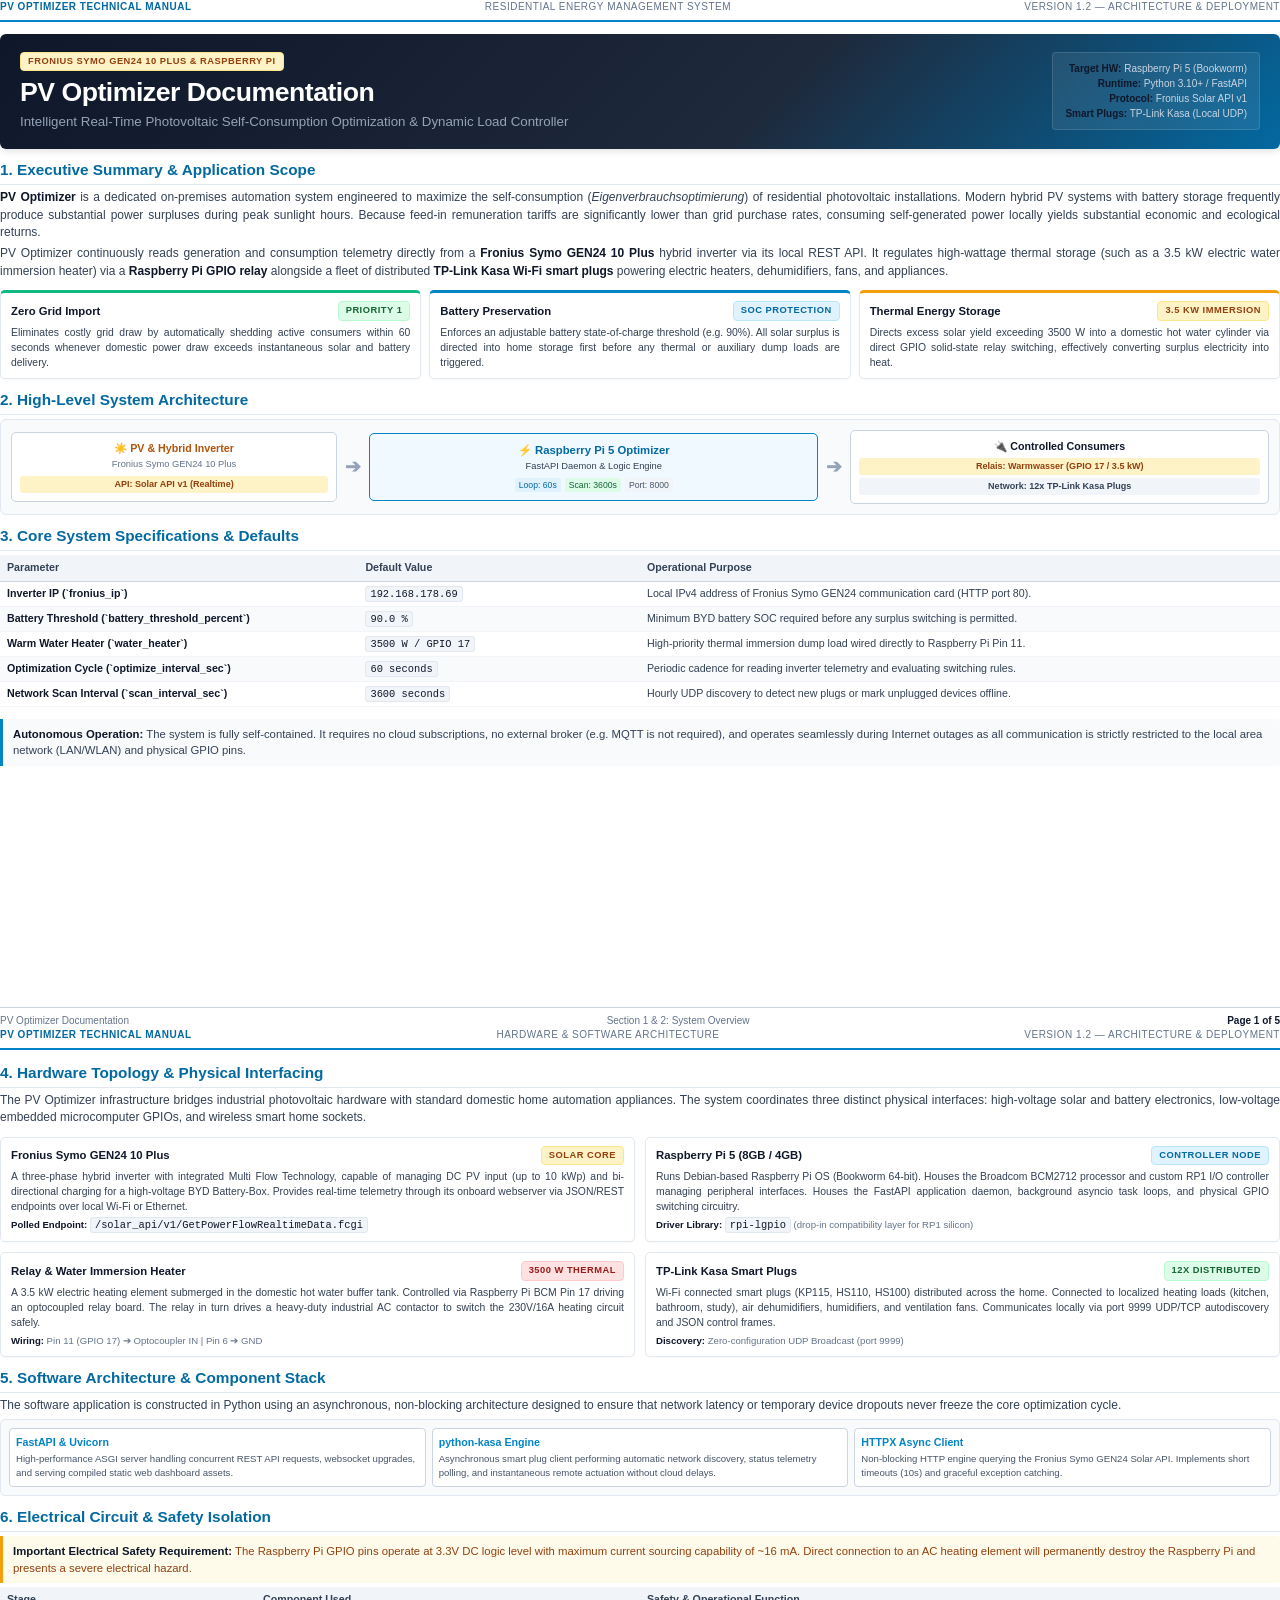
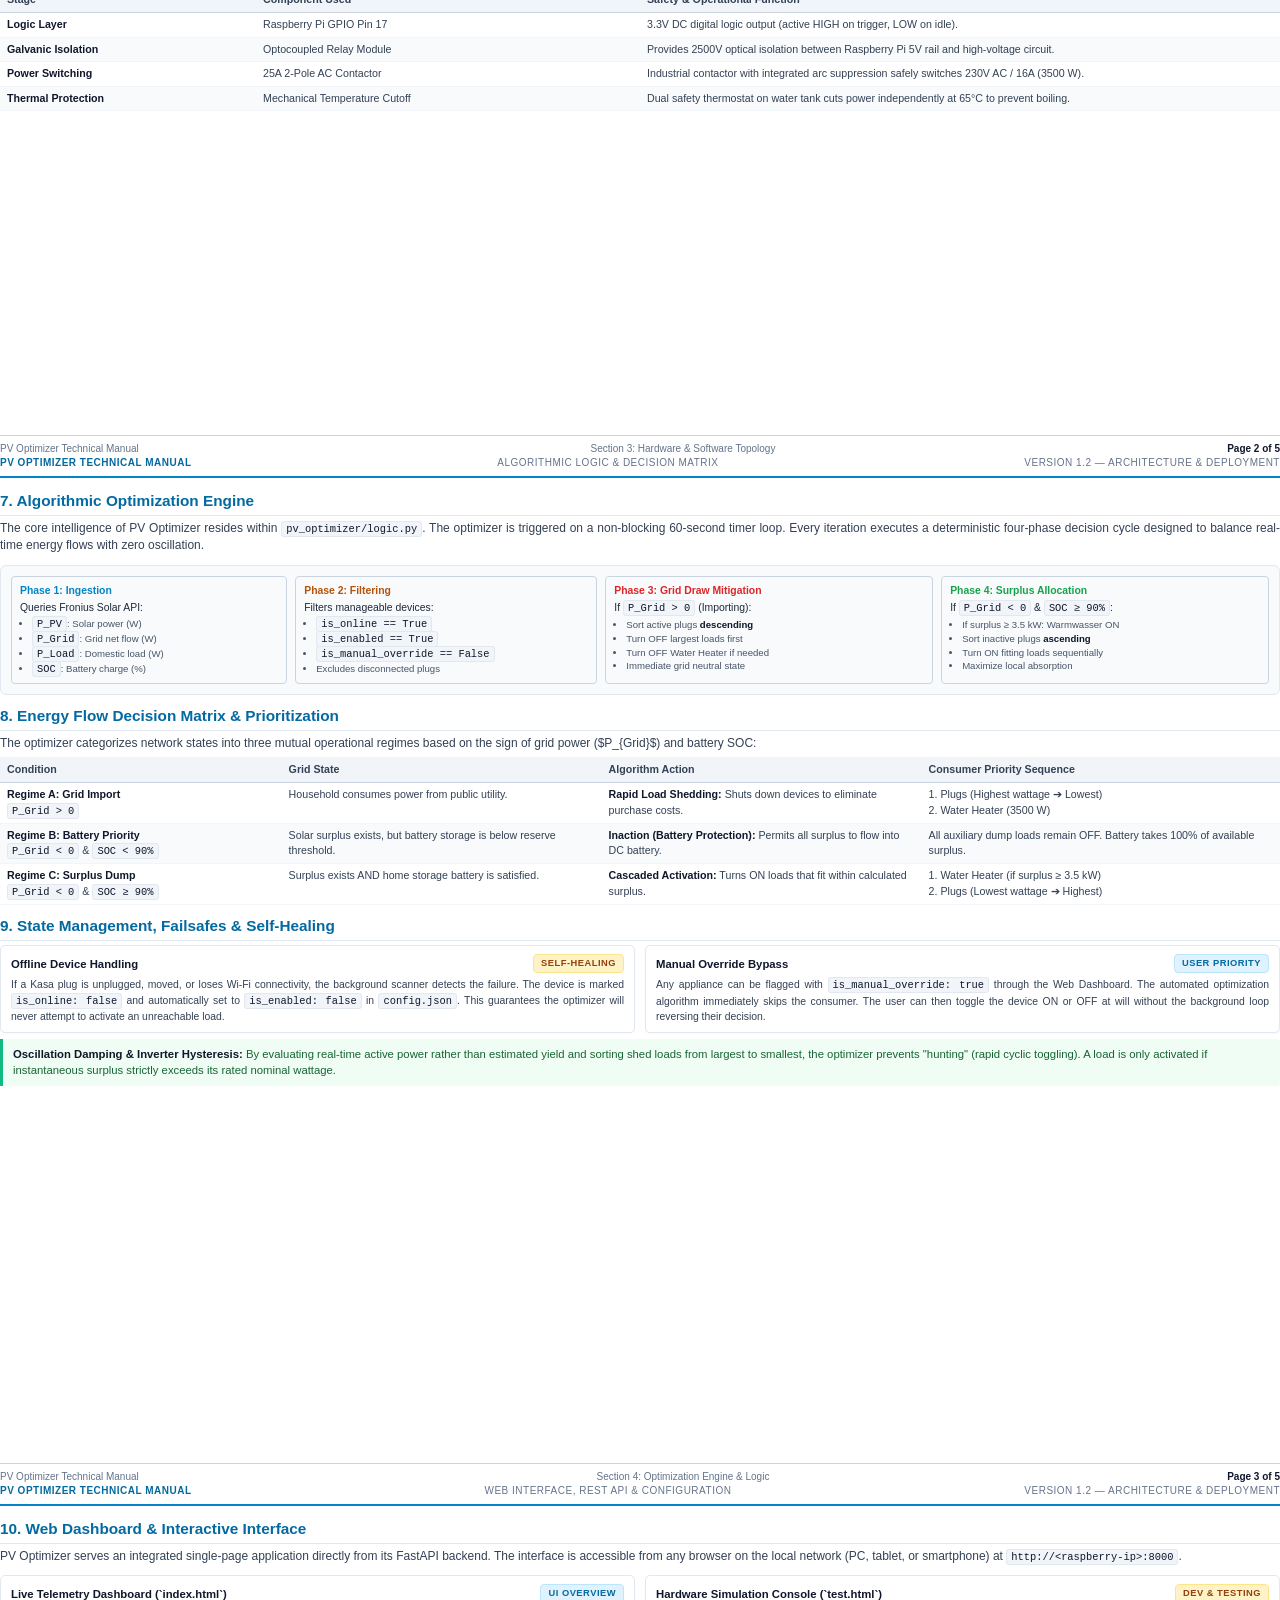
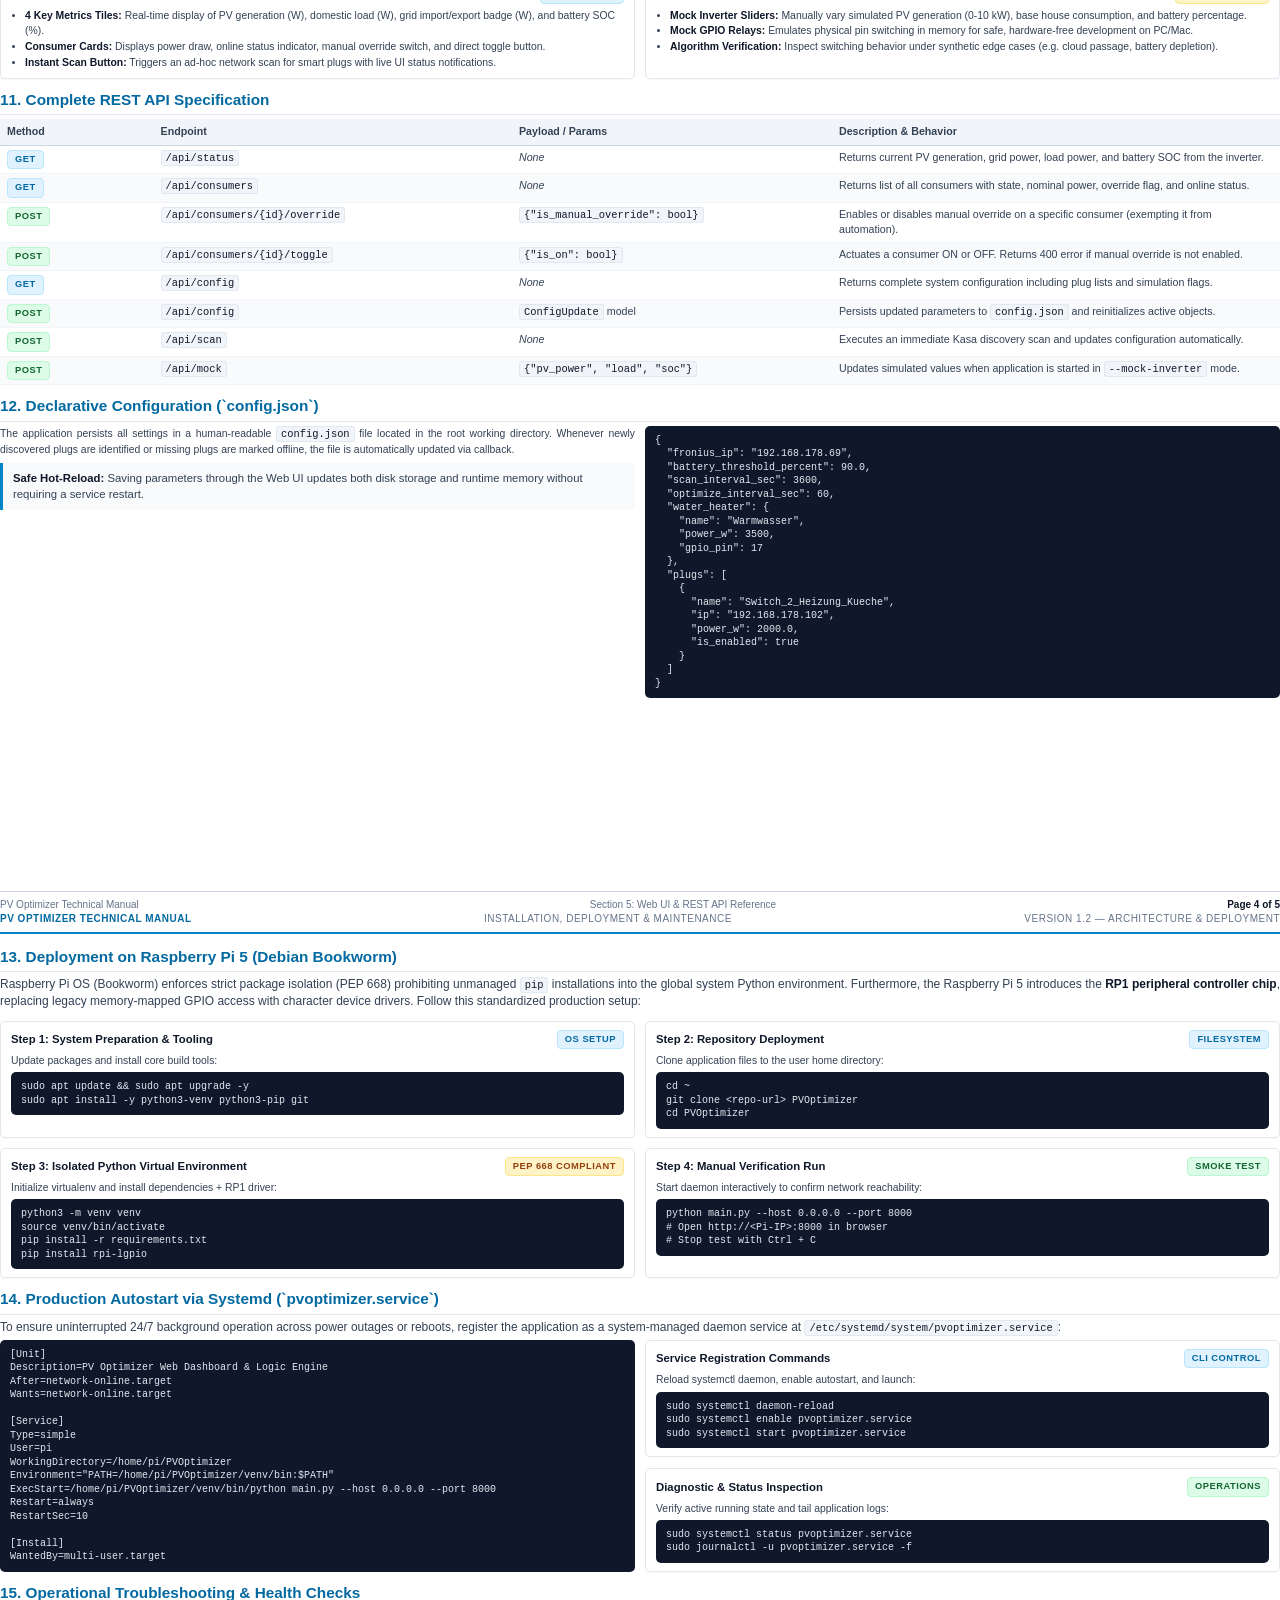
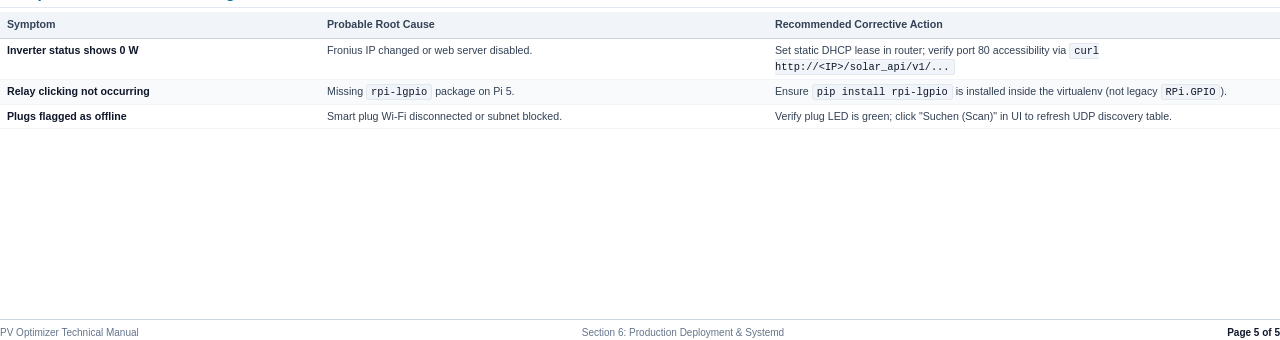
<file: documentation_src.html>
<!DOCTYPE html>
<html lang="en">
<head>
<meta charset="UTF-8">
<title>PV Optimizer — Technical Documentation</title>
<style>
    @page {
        size: A4 portrait;
        margin: 12mm 15mm 12mm 15mm;
    }

    * {
        box-sizing: border-box;
        margin: 0;
        padding: 0;
        -webkit-print-color-adjust: exact;
        print-color-adjust: exact;
    }

    body {
        font-family: -apple-system, BlinkMacSystemFont, "Segoe UI", Roboto, Helvetica, Arial, sans-serif;
        color: #1e293b;
        background-color: #ffffff;
        font-size: 9pt;
        line-height: 1.45;
    }

    /* Page container setup: 297mm - 24mm = 273mm available */
    .page {
        width: 100%;
        height: 272mm;
        max-height: 272mm;
        page-break-after: always;
        overflow: hidden;
        display: flex;
        flex-direction: column;
        justify-content: space-between;
        position: relative;
    }

    .page:last-child {
        page-break-after: avoid;
    }

    .header-bar {
        display: flex;
        justify-content: space-between;
        align-items: center;
        border-bottom: 2px solid #0284c7;
        padding-bottom: 5px;
        margin-bottom: 12px;
        font-size: 7.5pt;
        color: #64748b;
        text-transform: uppercase;
        letter-spacing: 0.5px;
    }

    .header-bar .doc-tag {
        font-weight: 700;
        color: #0369a1;
    }

    .footer-bar {
        display: flex;
        justify-content: space-between;
        align-items: center;
        border-top: 1px solid #cbd5e1;
        padding-top: 6px;
        margin-top: 8px;
        font-size: 7.5pt;
        color: #64748b;
    }

    .footer-bar .page-num {
        font-weight: 600;
        color: #0f172a;
    }

    .content-body {
        flex: 1;
        display: flex;
        flex-direction: column;
        gap: 10px;
    }

    /* Typography */
    h1 {
        font-size: 20pt;
        font-weight: 800;
        color: #0f172a;
        line-height: 1.15;
        letter-spacing: -0.5px;
    }

    h2 {
        font-size: 11.5pt;
        font-weight: 700;
        color: #0369a1;
        border-bottom: 1px solid #e2e8f0;
        padding-bottom: 3px;
        margin-bottom: 4px;
        display: flex;
        align-items: center;
        gap: 6px;
    }

    h3 {
        font-size: 9.5pt;
        font-weight: 600;
        color: #1e293b;
        margin-top: 2px;
        margin-bottom: 2px;
    }

    p {
        color: #334155;
        text-align: justify;
    }

    strong {
        color: #0f172a;
    }

    /* Badges & Callouts */
    .badge {
        display: inline-block;
        padding: 2px 7px;
        border-radius: 4px;
        font-size: 7pt;
        font-weight: 700;
        text-transform: uppercase;
        letter-spacing: 0.5px;
    }

    .badge-blue { background-color: #e0f2fe; color: #0369a1; border: 1px solid #bae6fd; }
    .badge-amber { background-color: #fef3c7; color: #92400e; border: 1px solid #fde68a; }
    .badge-green { background-color: #dcfce7; color: #166534; border: 1px solid #bbf7d0; }
    .badge-red { background-color: #fee2e2; color: #991b1b; border: 1px solid #fecaca; }

    .callout {
        background-color: #f8fafc;
        border-left: 3.5px solid #0284c7;
        padding: 7px 10px;
        border-radius: 0 4px 4px 0;
        font-size: 8.5pt;
        color: #334155;
    }

    .callout.warning {
        background-color: #fffbeb;
        border-left-color: #f59e0b;
        color: #92400e;
    }

    .callout.success {
        background-color: #f0fdf4;
        border-left-color: #10b981;
        color: #166534;
    }

    /* Grid & Cards */
    .grid-2 {
        display: grid;
        grid-template-columns: 1fr 1fr;
        gap: 10px;
    }

    .grid-3 {
        display: grid;
        grid-template-columns: 1fr 1fr 1fr;
        gap: 8px;
    }

    .grid-4 {
        display: grid;
        grid-template-columns: 1fr 1fr 1fr 1fr;
        gap: 8px;
    }

    .card {
        background-color: #ffffff;
        border: 1px solid #e2e8f0;
        border-radius: 5px;
        padding: 8px 10px;
        box-shadow: 0 1px 2px rgba(0,0,0,0.03);
    }

    .card-header {
        font-size: 8.5pt;
        font-weight: 700;
        color: #0f172a;
        margin-bottom: 4px;
        display: flex;
        justify-content: space-between;
        align-items: center;
    }

    /* Tables */
    table {
        width: 100%;
        border-collapse: collapse;
        font-size: 8pt;
        margin-top: 4px;
    }

    th {
        background-color: #f1f5f9;
        color: #334155;
        text-align: left;
        padding: 5px 7px;
        font-weight: 700;
        border-bottom: 1.5px solid #cbd5e1;
    }

    td {
        padding: 4px 7px;
        border-bottom: 1px solid #f1f5f9;
        color: #334155;
        vertical-align: top;
    }

    tr:nth-child(even) td {
        background-color: #f8fafc;
    }

    code {
        font-family: Consolas, "SF Mono", Monaco, "Courier New", monospace;
        font-size: 7.8pt;
        background-color: #f1f5f9;
        color: #0f172a;
        padding: 1px 4px;
        border-radius: 3px;
        border: 1px solid #e2e8f0;
    }

    pre {
        font-family: Consolas, "SF Mono", Monaco, "Courier New", monospace;
        font-size: 7.5pt;
        background-color: #0f172a;
        color: #e2e8f0;
        padding: 8px 10px;
        border-radius: 5px;
        line-height: 1.35;
        overflow: hidden;
    }

    /* Diagram Styles */
    .flow-step {
        background: #f8fafc;
        border: 1px solid #cbd5e1;
        border-radius: 4px;
        padding: 6px 8px;
        font-size: 7.8pt;
        position: relative;
    }

    .flow-step.active-step {
        border-left: 3px solid #0284c7;
        background: #f0f9ff;
    }

    .flow-arrow {
        text-align: center;
        color: #94a3b8;
        font-size: 10pt;
        font-weight: bold;
        line-height: 1;
        margin: 1px 0;
    }
</style>
</head>
<body>

<!-- ================= PAGE 1 ================= -->
<div class="page">
    <div class="header-bar">
        <span class="doc-tag">PV Optimizer Technical Manual</span>
        <span>Residential Energy Management System</span>
        <span>Version 1.2 — Architecture &amp; Deployment</span>
    </div>

    <div class="content-body">
        <!-- Title Banner -->
        <div style="background: linear-gradient(135deg, #0f172a 0%, #1e293b 60%, #0369a1 100%); color: white; padding: 18px 20px; border-radius: 6px; box-shadow: 0 4px 6px -1px rgba(0,0,0,0.1);">
            <div style="display: flex; justify-content: space-between; align-items: flex-start;">
                <div>
                    <span class="badge badge-amber" style="margin-bottom: 6px; display: inline-block;">Fronius Symo GEN24 10 Plus &amp; Raspberry Pi</span>
                    <h1 style="color: white; margin-bottom: 4px;">PV Optimizer Documentation</h1>
                    <div style="font-size: 10pt; color: #94a3b8; font-weight: 500;">
                        Intelligent Real-Time Photovoltaic Self-Consumption Optimization &amp; Dynamic Load Controller
                    </div>
                </div>
                <div style="text-align: right; font-size: 7.5pt; color: #cbd5e1; line-height: 1.5; background: rgba(255,255,255,0.08); padding: 8px 12px; border-radius: 4px; border: 1px solid rgba(255,255,255,0.12);">
                    <div><strong>Target HW:</strong> Raspberry Pi 5 (Bookworm)</div>
                    <div><strong>Runtime:</strong> Python 3.10+ / FastAPI</div>
                    <div><strong>Protocol:</strong> Fronius Solar API v1</div>
                    <div><strong>Smart Plugs:</strong> TP-Link Kasa (Local UDP)</div>
                </div>
            </div>
        </div>

        <!-- Section 1: Executive Summary -->
        <div>
            <h2>1. Executive Summary &amp; Application Scope</h2>
            <p>
                <strong>PV Optimizer</strong> is a dedicated on-premises automation system engineered to maximize the self-consumption (<em>Eigenverbrauchsoptimierung</em>) of residential photovoltaic installations. Modern hybrid PV systems with battery storage frequently produce substantial power surpluses during peak sunlight hours. Because feed-in remuneration tariffs are significantly lower than grid purchase rates, consuming self-generated power locally yields substantial economic and ecological returns.
            </p>
            <p style="margin-top: 4px;">
                PV Optimizer continuously reads generation and consumption telemetry directly from a <strong>Fronius Symo GEN24 10 Plus</strong> hybrid inverter via its local REST API. It regulates high-wattage thermal storage (such as a 3.5 kW electric water immersion heater) via a <strong>Raspberry Pi GPIO relay</strong> alongside a fleet of distributed <strong>TP-Link Kasa Wi-Fi smart plugs</strong> powering electric heaters, dehumidifiers, fans, and appliances.
            </p>
        </div>

        <!-- Section 2: Key Operational Objectives -->
        <div class="grid-3">
            <div class="card" style="border-top: 3px solid #10b981;">
                <div class="card-header">
                    <span>Zero Grid Import</span>
                    <span class="badge badge-green">Priority 1</span>
                </div>
                <p style="font-size: 7.8pt;">
                    Eliminates costly grid draw by automatically shedding active consumers within 60 seconds whenever domestic power draw exceeds instantaneous solar and battery delivery.
                </p>
            </div>
            <div class="card" style="border-top: 3px solid #0284c7;">
                <div class="card-header">
                    <span>Battery Preservation</span>
                    <span class="badge badge-blue">SOC Protection</span>
                </div>
                <p style="font-size: 7.8pt;">
                    Enforces an adjustable battery state-of-charge threshold (e.g. 90%). All solar surplus is directed into home storage first before any thermal or auxiliary dump loads are triggered.
                </p>
            </div>
            <div class="card" style="border-top: 3px solid #f59e0b;">
                <div class="card-header">
                    <span>Thermal Energy Storage</span>
                    <span class="badge badge-amber">3.5 kW Immersion</span>
                </div>
                <p style="font-size: 7.8pt;">
                    Directs excess solar yield exceeding 3500 W into a domestic hot water cylinder via direct GPIO solid-state relay switching, effectively converting surplus electricity into heat.
                </p>
            </div>
        </div>

        <!-- Section 3: High-Level System Architecture Diagram -->
        <div>
            <h2>2. High-Level System Architecture</h2>
            <div style="background: #f8fafc; border: 1px solid #e2e8f0; border-radius: 6px; padding: 10px; margin-top: 4px;">
                <div style="display: flex; justify-content: space-between; align-items: center; gap: 8px;">
                    <!-- PV & Grid Block -->
                    <div style="flex: 1; background: white; border: 1px solid #cbd5e1; border-radius: 5px; padding: 8px; text-align: center;">
                        <div style="font-weight: 700; color: #b45309; font-size: 8pt;">☀️ PV &amp; Hybrid Inverter</div>
                        <div style="font-size: 7pt; color: #64748b; margin-top: 2px;">Fronius Symo GEN24 10 Plus</div>
                        <div style="font-size: 6.8pt; background: #fef3c7; color: #92400e; padding: 2px 4px; border-radius: 3px; margin-top: 4px; font-weight: 600;">
                            API: Solar API v1 (Realtime)
                        </div>
                    </div>

                    <div style="font-size: 14pt; color: #94a3b8; font-weight: bold;">➔</div>

                    <!-- Raspberry Pi Controller Block -->
                    <div style="flex: 1.4; background: #f0f9ff; border: 1.5px solid #0284c7; border-radius: 5px; padding: 8px; text-align: center;">
                        <div style="font-weight: 800; color: #0369a1; font-size: 8.5pt;">⚡ Raspberry Pi 5 Optimizer</div>
                        <div style="font-size: 7pt; color: #334155; margin-top: 2px;">FastAPI Daemon &amp; Logic Engine</div>
                        <div style="display: flex; justify-content: center; gap: 4px; margin-top: 4px;">
                            <span style="font-size: 6.5pt; background: #e0f2fe; color: #0369a1; padding: 1px 4px; border-radius: 2px;">Loop: 60s</span>
                            <span style="font-size: 6.5pt; background: #dcfce7; color: #166534; padding: 1px 4px; border-radius: 2px;">Scan: 3600s</span>
                            <span style="font-size: 6.5pt; background: #f1f5f9; color: #475569; padding: 1px 4px; border-radius: 2px;">Port: 8000</span>
                        </div>
                    </div>

                    <div style="font-size: 14pt; color: #94a3b8; font-weight: bold;">➔</div>

                    <!-- Controlled Loads Block -->
                    <div style="flex: 1.3; background: white; border: 1px solid #cbd5e1; border-radius: 5px; padding: 8px; text-align: center;">
                        <div style="font-weight: 700; color: #0f172a; font-size: 8pt;">🔌 Controlled Consumers</div>
                        <div style="display: flex; flex-direction: column; gap: 3px; margin-top: 3px;">
                            <div style="font-size: 6.8pt; background: #fef3c7; color: #92400e; padding: 2px 4px; border-radius: 3px; font-weight: 600;">
                                Relais: Warmwasser (GPIO 17 / 3.5 kW)
                            </div>
                            <div style="font-size: 6.8pt; background: #f1f5f9; color: #334155; padding: 2px 4px; border-radius: 3px; font-weight: 600;">
                                Network: 12x TP-Link Kasa Plugs
                            </div>
                        </div>
                    </div>
                </div>
            </div>
        </div>

        <!-- Section 4: Key System Parameters Summary Table -->
        <div>
            <h2>3. Core System Specifications &amp; Defaults</h2>
            <table>
                <thead>
                    <tr>
                        <th style="width: 28%;">Parameter</th>
                        <th style="width: 22%;">Default Value</th>
                        <th style="width: 50%;">Operational Purpose</th>
                    </tr>
                </thead>
                <tbody>
                    <tr>
                        <td><strong>Inverter IP (`fronius_ip`)</strong></td>
                        <td><code>192.168.178.69</code></td>
                        <td>Local IPv4 address of Fronius Symo GEN24 communication card (HTTP port 80).</td>
                    </tr>
                    <tr>
                        <td><strong>Battery Threshold (`battery_threshold_percent`)</strong></td>
                        <td><code>90.0 %</code></td>
                        <td>Minimum BYD battery SOC required before any surplus switching is permitted.</td>
                    </tr>
                    <tr>
                        <td><strong>Warm Water Heater (`water_heater`)</strong></td>
                        <td><code>3500 W / GPIO 17</code></td>
                        <td>High-priority thermal immersion dump load wired directly to Raspberry Pi Pin 11.</td>
                    </tr>
                    <tr>
                        <td><strong>Optimization Cycle (`optimize_interval_sec`)</strong></td>
                        <td><code>60 seconds</code></td>
                        <td>Periodic cadence for reading inverter telemetry and evaluating switching rules.</td>
                    </tr>
                    <tr>
                        <td><strong>Network Scan Interval (`scan_interval_sec`)</strong></td>
                        <td><code>3600 seconds</code></td>
                        <td>Hourly UDP discovery to detect new plugs or mark unplugged devices offline.</td>
                    </tr>
                </tbody>
            </table>
        </div>

        <div class="callout" style="margin-top: 2px;">
            <strong>Autonomous Operation:</strong> The system is fully self-contained. It requires no cloud subscriptions, no external broker (e.g. MQTT is not required), and operates seamlessly during Internet outages as all communication is strictly restricted to the local area network (LAN/WLAN) and physical GPIO pins.
        </div>
    </div>

    <div class="footer-bar">
        <span>PV Optimizer Documentation</span>
        <span>Section 1 &amp; 2: System Overview</span>
        <span class="page-num">Page 1 of 5</span>
    </div>
</div>

<!-- ================= PAGE 2 ================= -->
<div class="page">
    <div class="header-bar">
        <span class="doc-tag">PV Optimizer Technical Manual</span>
        <span>Hardware &amp; Software Architecture</span>
        <span>Version 1.2 — Architecture &amp; Deployment</span>
    </div>

    <div class="content-body">
        <div>
            <h2>4. Hardware Topology &amp; Physical Interfacing</h2>
            <p>
                The PV Optimizer infrastructure bridges industrial photovoltaic hardware with standard domestic home automation appliances. The system coordinates three distinct physical interfaces: high-voltage solar and battery electronics, low-voltage embedded microcomputer GPIOs, and wireless smart home sockets.
            </p>
        </div>

        <div class="grid-2">
            <!-- Hardware Component 1 -->
            <div class="card">
                <div class="card-header">
                    <span>Fronius Symo GEN24 10 Plus</span>
                    <span class="badge badge-amber">Solar Core</span>
                </div>
                <p style="font-size: 7.8pt;">
                    A three-phase hybrid inverter with integrated Multi Flow Technology, capable of managing DC PV input (up to 10 kWp) and bi-directional charging for a high-voltage BYD Battery-Box. Provides real-time telemetry through its onboard webserver via JSON/REST endpoints over local Wi-Fi or Ethernet.
                </p>
                <div style="margin-top: 4px; font-size: 7.2pt; color: #64748b;">
                    <strong>Polled Endpoint:</strong> <code>/solar_api/v1/GetPowerFlowRealtimeData.fcgi</code>
                </div>
            </div>

            <!-- Hardware Component 2 -->
            <div class="card">
                <div class="card-header">
                    <span>Raspberry Pi 5 (8GB / 4GB)</span>
                    <span class="badge badge-blue">Controller Node</span>
                </div>
                <p style="font-size: 7.8pt;">
                    Runs Debian-based Raspberry Pi OS (Bookworm 64-bit). Houses the Broadcom BCM2712 processor and custom RP1 I/O controller managing peripheral interfaces. Houses the FastAPI application daemon, background asyncio task loops, and physical GPIO switching circuitry.
                </p>
                <div style="margin-top: 4px; font-size: 7.2pt; color: #64748b;">
                    <strong>Driver Library:</strong> <code>rpi-lgpio</code> (drop-in compatibility layer for RP1 silicon)
                </div>
            </div>
        </div>

        <div class="grid-2">
            <!-- Hardware Component 3 -->
            <div class="card">
                <div class="card-header">
                    <span>Relay &amp; Water Immersion Heater</span>
                    <span class="badge badge-red">3500 W Thermal</span>
                </div>
                <p style="font-size: 7.8pt;">
                    A 3.5 kW electric heating element submerged in the domestic hot water buffer tank. Controlled via Raspberry Pi BCM Pin 17 driving an optocoupled relay board. The relay in turn drives a heavy-duty industrial AC contactor to switch the 230V/16A heating circuit safely.
                </p>
                <div style="margin-top: 4px; font-size: 7.2pt; color: #64748b;">
                    <strong>Wiring:</strong> Pin 11 (GPIO 17) ➔ Optocoupler IN | Pin 6 ➔ GND
                </div>
            </div>

            <!-- Hardware Component 4 -->
            <div class="card">
                <div class="card-header">
                    <span>TP-Link Kasa Smart Plugs</span>
                    <span class="badge badge-green">12x Distributed</span>
                </div>
                <p style="font-size: 7.8pt;">
                    Wi-Fi connected smart plugs (KP115, HS110, HS100) distributed across the home. Connected to localized heating loads (kitchen, bathroom, study), air dehumidifiers, humidifiers, and ventilation fans. Communicates locally via port 9999 UDP/TCP autodiscovery and JSON control frames.
                </p>
                <div style="margin-top: 4px; font-size: 7.2pt; color: #64748b;">
                    <strong>Discovery:</strong> Zero-configuration UDP Broadcast (port 9999)
                </div>
            </div>
        </div>

        <!-- Section 5: Software Stack Architecture -->
        <div>
            <h2>5. Software Architecture &amp; Component Stack</h2>
            <p>
                The software application is constructed in Python using an asynchronous, non-blocking architecture designed to ensure that network latency or temporary device dropouts never freeze the core optimization cycle.
            </p>
            <div style="background: #f8fafc; border: 1px solid #e2e8f0; border-radius: 5px; padding: 8px; margin-top: 4px;">
                <div class="grid-3" style="gap: 6px;">
                    <div style="background: white; border: 1px solid #cbd5e1; border-radius: 4px; padding: 6px;">
                        <div style="font-weight: 700; color: #0284c7; font-size: 8pt;">FastAPI &amp; Uvicorn</div>
                        <div style="font-size: 7.2pt; color: #475569; margin-top: 2px;">
                            High-performance ASGI server handling concurrent REST API requests, websocket upgrades, and serving compiled static web dashboard assets.
                        </div>
                    </div>
                    <div style="background: white; border: 1px solid #cbd5e1; border-radius: 4px; padding: 6px;">
                        <div style="font-weight: 700; color: #0284c7; font-size: 8pt;">python-kasa Engine</div>
                        <div style="font-size: 7.2pt; color: #475569; margin-top: 2px;">
                            Asynchronous smart plug client performing automatic network discovery, status telemetry polling, and instantaneous remote actuation without cloud delays.
                        </div>
                    </div>
                    <div style="background: white; border: 1px solid #cbd5e1; border-radius: 4px; padding: 6px;">
                        <div style="font-weight: 700; color: #0284c7; font-size: 8pt;">HTTPX Async Client</div>
                        <div style="font-size: 7.2pt; color: #475569; margin-top: 2px;">
                            Non-blocking HTTP engine querying the Fronius Symo GEN24 Solar API. Implements short timeouts (10s) and graceful exception catching.
                        </div>
                    </div>
                </div>
            </div>
        </div>

        <!-- Section 6: Electrical & Safety Isolation Schematic -->
        <div>
            <h2>6. Electrical Circuit &amp; Safety Isolation</h2>
            <div class="callout warning">
                <strong>Important Electrical Safety Requirement:</strong> The Raspberry Pi GPIO pins operate at 3.3V DC logic level with maximum current sourcing capability of ~16 mA. Direct connection to an AC heating element will permanently destroy the Raspberry Pi and presents a severe electrical hazard.
            </div>
            <table>
                <thead>
                    <tr>
                        <th style="width: 20%;">Stage</th>
                        <th style="width: 30%;">Component Used</th>
                        <th style="width: 50%;">Safety &amp; Operational Function</th>
                    </tr>
                </thead>
                <tbody>
                    <tr>
                        <td><strong>Logic Layer</strong></td>
                        <td>Raspberry Pi GPIO Pin 17</td>
                        <td>3.3V DC digital logic output (active HIGH on trigger, LOW on idle).</td>
                    </tr>
                    <tr>
                        <td><strong>Galvanic Isolation</strong></td>
                        <td>Optocoupled Relay Module</td>
                        <td>Provides 2500V optical isolation between Raspberry Pi 5V rail and high-voltage circuit.</td>
                    </tr>
                    <tr>
                        <td><strong>Power Switching</strong></td>
                        <td>25A 2-Pole AC Contactor</td>
                        <td>Industrial contactor with integrated arc suppression safely switches 230V AC / 16A (3500 W).</td>
                    </tr>
                    <tr>
                        <td><strong>Thermal Protection</strong></td>
                        <td>Mechanical Temperature Cutoff</td>
                        <td>Dual safety thermostat on water tank cuts power independently at 65°C to prevent boiling.</td>
                    </tr>
                </tbody>
            </table>
        </div>
    </div>

    <div class="footer-bar">
        <span>PV Optimizer Technical Manual</span>
        <span>Section 3: Hardware &amp; Software Topology</span>
        <span class="page-num">Page 2 of 5</span>
    </div>
</div>

<!-- ================= PAGE 3 ================= -->
<div class="page">
    <div class="header-bar">
        <span class="doc-tag">PV Optimizer Technical Manual</span>
        <span>Algorithmic Logic &amp; Decision Matrix</span>
        <span>Version 1.2 — Architecture &amp; Deployment</span>
    </div>

    <div class="content-body">
        <div>
            <h2>7. Algorithmic Optimization Engine</h2>
            <p>
                The core intelligence of PV Optimizer resides within <code>pv_optimizer/logic.py</code>. The optimizer is triggered on a non-blocking 60-second timer loop. Every iteration executes a deterministic four-phase decision cycle designed to balance real-time energy flows with zero oscillation.
            </p>
        </div>

        <!-- Section 8: Flowchart & 4-Phase Cycle -->
        <div style="background: #f8fafc; border: 1px solid #e2e8f0; border-radius: 6px; padding: 10px;">
            <div style="display: flex; justify-content: space-between; gap: 8px;">
                <!-- Step 1 -->
                <div class="flow-step" style="flex: 1;">
                    <div style="font-weight: 700; color: #0284c7; margin-bottom: 2px;">Phase 1: Ingestion</div>
                    <div>Queries Fronius Solar API:</div>
                    <ul style="padding-left: 12px; font-size: 7.2pt; color: #475569; margin-top: 2px;">
                        <li><code>P_PV</code>: Solar power (W)</li>
                        <li><code>P_Grid</code>: Grid net flow (W)</li>
                        <li><code>P_Load</code>: Domestic load (W)</li>
                        <li><code>SOC</code>: Battery charge (%)</li>
                    </ul>
                </div>
                <!-- Step 2 -->
                <div class="flow-step" style="flex: 1.1;">
                    <div style="font-weight: 700; color: #b45309; margin-bottom: 2px;">Phase 2: Filtering</div>
                    <div>Filters manageable devices:</div>
                    <ul style="padding-left: 12px; font-size: 7.2pt; color: #475569; margin-top: 2px;">
                        <li><code>is_online == True</code></li>
                        <li><code>is_enabled == True</code></li>
                        <li><code>is_manual_override == False</code></li>
                        <li>Excludes disconnected plugs</li>
                    </ul>
                </div>
                <!-- Step 3 -->
                <div class="flow-step" style="flex: 1.2;">
                    <div style="font-weight: 700; color: #dc2626; margin-bottom: 2px;">Phase 3: Grid Draw Mitigation</div>
                    <div>If <code>P_Grid &gt; 0</code> (Importing):</div>
                    <ul style="padding-left: 12px; font-size: 7.2pt; color: #475569; margin-top: 2px;">
                        <li>Sort active plugs <strong>descending</strong></li>
                        <li>Turn OFF largest loads first</li>
                        <li>Turn OFF Water Heater if needed</li>
                        <li>Immediate grid neutral state</li>
                    </ul>
                </div>
                <!-- Step 4 -->
                <div class="flow-step" style="flex: 1.2;">
                    <div style="font-weight: 700; color: #16a34a; margin-bottom: 2px;">Phase 4: Surplus Allocation</div>
                    <div>If <code>P_Grid &lt; 0</code> &amp; <code>SOC &ge; 90%</code>:</div>
                    <ul style="padding-left: 12px; font-size: 7.2pt; color: #475569; margin-top: 2px;">
                        <li>If surplus &ge; 3.5 kW: Warmwasser ON</li>
                        <li>Sort inactive plugs <strong>ascending</strong></li>
                        <li>Turn ON fitting loads sequentially</li>
                        <li>Maximize local absorption</li>
                    </ul>
                </div>
            </div>
        </div>

        <!-- Section 9: Detailed Mathematical Decision Matrix -->
        <div>
            <h2>8. Energy Flow Decision Matrix &amp; Prioritization</h2>
            <p>
                The optimizer categorizes network states into three mutual operational regimes based on the sign of grid power ($P_{Grid}$) and battery SOC:
            </p>
            <table>
                <thead>
                    <tr>
                        <th style="width: 22%;">Condition</th>
                        <th style="width: 25%;">Grid State</th>
                        <th style="width: 25%;">Algorithm Action</th>
                        <th style="width: 28%;">Consumer Priority Sequence</th>
                    </tr>
                </thead>
                <tbody>
                    <tr>
                        <td><strong>Regime A: Grid Import</strong><br><code>P_Grid &gt; 0</code></td>
                        <td>Household consumes power from public utility.</td>
                        <td><strong>Rapid Load Shedding:</strong> Shuts down devices to eliminate purchase costs.</td>
                        <td>1. Plugs (Highest wattage ➔ Lowest)<br>2. Water Heater (3500 W)</td>
                    </tr>
                    <tr>
                        <td><strong>Regime B: Battery Priority</strong><br><code>P_Grid &lt; 0</code> &amp; <code>SOC &lt; 90%</code></td>
                        <td>Solar surplus exists, but battery storage is below reserve threshold.</td>
                        <td><strong>Inaction (Battery Protection):</strong> Permits all surplus to flow into DC battery.</td>
                        <td>All auxiliary dump loads remain OFF. Battery takes 100% of available surplus.</td>
                    </tr>
                    <tr>
                        <td><strong>Regime C: Surplus Dump</strong><br><code>P_Grid &lt; 0</code> &amp; <code>SOC &ge; 90%</code></td>
                        <td>Surplus exists AND home storage battery is satisfied.</td>
                        <td><strong>Cascaded Activation:</strong> Turns ON loads that fit within calculated surplus.</td>
                        <td>1. Water Heater (if surplus &ge; 3.5 kW)<br>2. Plugs (Lowest wattage ➔ Highest)</td>
                    </tr>
                </tbody>
            </table>
        </div>

        <!-- Section 10: State Management & Fault Resilience -->
        <div>
            <h2>9. State Management, Failsafes &amp; Self-Healing</h2>
            <div class="grid-2">
                <div class="card">
                    <div class="card-header">
                        <span>Offline Device Handling</span>
                        <span class="badge badge-amber">Self-Healing</span>
                    </div>
                    <p style="font-size: 7.8pt;">
                        If a Kasa plug is unplugged, moved, or loses Wi-Fi connectivity, the background scanner detects the failure. The device is marked <code>is_online: false</code> and automatically set to <code>is_enabled: false</code> in <code>config.json</code>. This guarantees the optimizer will never attempt to activate an unreachable load.
                    </p>
                </div>

                <div class="card">
                    <div class="card-header">
                        <span>Manual Override Bypass</span>
                        <span class="badge badge-blue">User Priority</span>
                    </div>
                    <p style="font-size: 7.8pt;">
                        Any appliance can be flagged with <code>is_manual_override: true</code> through the Web Dashboard. The automated optimization algorithm immediately skips the consumer. The user can then toggle the device ON or OFF at will without the background loop reversing their decision.
                    </p>
                </div>
            </div>
            <div class="callout success" style="margin-top: 6px;">
                <strong>Oscillation Damping &amp; Inverter Hysteresis:</strong> By evaluating real-time active power rather than estimated yield and sorting shed loads from largest to smallest, the optimizer prevents "hunting" (rapid cyclic toggling). A load is only activated if instantaneous surplus strictly exceeds its rated nominal wattage.
            </div>
        </div>
    </div>

    <div class="footer-bar">
        <span>PV Optimizer Technical Manual</span>
        <span>Section 4: Optimization Engine &amp; Logic</span>
        <span class="page-num">Page 3 of 5</span>
    </div>
</div>

<!-- ================= PAGE 4 ================= -->
<div class="page">
    <div class="header-bar">
        <span class="doc-tag">PV Optimizer Technical Manual</span>
        <span>Web Interface, REST API &amp; Configuration</span>
        <span>Version 1.2 — Architecture &amp; Deployment</span>
    </div>

    <div class="content-body">
        <div>
            <h2>10. Web Dashboard &amp; Interactive Interface</h2>
            <p>
                PV Optimizer serves an integrated single-page application directly from its FastAPI backend. The interface is accessible from any browser on the local network (PC, tablet, or smartphone) at <code>http://&lt;raspberry-ip&gt;:8000</code>.
            </p>
        </div>

        <div class="grid-2">
            <div class="card">
                <div class="card-header">
                    <span>Live Telemetry Dashboard (`index.html`)</span>
                    <span class="badge badge-blue">UI Overview</span>
                </div>
                <ul style="padding-left: 14px; font-size: 7.8pt; color: #334155; line-height: 1.5;">
                    <li><strong>4 Key Metrics Tiles:</strong> Real-time display of PV generation (W), domestic load (W), grid import/export badge (W), and battery SOC (%).</li>
                    <li><strong>Consumer Cards:</strong> Displays power draw, online status indicator, manual override switch, and direct toggle button.</li>
                    <li><strong>Instant Scan Button:</strong> Triggers an ad-hoc network scan for smart plugs with live UI status notifications.</li>
                </ul>
            </div>
            <div class="card">
                <div class="card-header">
                    <span>Hardware Simulation Console (`test.html`)</span>
                    <span class="badge badge-amber">Dev &amp; Testing</span>
                </div>
                <ul style="padding-left: 14px; font-size: 7.8pt; color: #334155; line-height: 1.5;">
                    <li><strong>Mock Inverter Sliders:</strong> Manually vary simulated PV generation (0-10 kW), base house consumption, and battery percentage.</li>
                    <li><strong>Mock GPIO Relays:</strong> Emulates physical pin switching in memory for safe, hardware-free development on PC/Mac.</li>
                    <li><strong>Algorithm Verification:</strong> Inspect switching behavior under synthetic edge cases (e.g. cloud passage, battery depletion).</li>
                </ul>
            </div>
        </div>

        <!-- Section 11: REST API Reference Table -->
        <div>
            <h2>11. Complete REST API Specification</h2>
            <table>
                <thead>
                    <tr>
                        <th style="width: 12%;">Method</th>
                        <th style="width: 28%;">Endpoint</th>
                        <th style="width: 25%;">Payload / Params</th>
                        <th style="width: 35%;">Description &amp; Behavior</th>
                    </tr>
                </thead>
                <tbody>
                    <tr>
                        <td><span class="badge badge-blue">GET</span></td>
                        <td><code>/api/status</code></td>
                        <td><em>None</em></td>
                        <td>Returns current PV generation, grid power, load power, and battery SOC from the inverter.</td>
                    </tr>
                    <tr>
                        <td><span class="badge badge-blue">GET</span></td>
                        <td><code>/api/consumers</code></td>
                        <td><em>None</em></td>
                        <td>Returns list of all consumers with state, nominal power, override flag, and online status.</td>
                    </tr>
                    <tr>
                        <td><span class="badge badge-green">POST</span></td>
                        <td><code>/api/consumers/{id}/override</code></td>
                        <td><code>{"is_manual_override": bool}</code></td>
                        <td>Enables or disables manual override on a specific consumer (exempting it from automation).</td>
                    </tr>
                    <tr>
                        <td><span class="badge badge-green">POST</span></td>
                        <td><code>/api/consumers/{id}/toggle</code></td>
                        <td><code>{"is_on": bool}</code></td>
                        <td>Actuates a consumer ON or OFF. Returns 400 error if manual override is not enabled.</td>
                    </tr>
                    <tr>
                        <td><span class="badge badge-blue">GET</span></td>
                        <td><code>/api/config</code></td>
                        <td><em>None</em></td>
                        <td>Returns complete system configuration including plug lists and simulation flags.</td>
                    </tr>
                    <tr>
                        <td><span class="badge badge-green">POST</span></td>
                        <td><code>/api/config</code></td>
                        <td><code>ConfigUpdate</code> model</td>
                        <td>Persists updated parameters to <code>config.json</code> and reinitializes active objects.</td>
                    </tr>
                    <tr>
                        <td><span class="badge badge-green">POST</span></td>
                        <td><code>/api/scan</code></td>
                        <td><em>None</em></td>
                        <td>Executes an immediate Kasa discovery scan and updates configuration automatically.</td>
                    </tr>
                    <tr>
                        <td><span class="badge badge-green">POST</span></td>
                        <td><code>/api/mock</code></td>
                        <td><code>{"pv_power", "load", "soc"}</code></td>
                        <td>Updates simulated values when application is started in <code>--mock-inverter</code> mode.</td>
                    </tr>
                </tbody>
            </table>
        </div>

        <!-- Section 12: Configuration File Structure -->
        <div>
            <h2>12. Declarative Configuration (`config.json`)</h2>
            <div class="grid-2">
                <div>
                    <p style="font-size: 7.8pt;">
                        The application persists all settings in a human-readable <code>config.json</code> file located in the root working directory. Whenever newly discovered plugs are identified or missing plugs are marked offline, the file is automatically updated via callback.
                    </p>
                    <div class="callout" style="margin-top: 6px;">
                        <strong>Safe Hot-Reload:</strong> Saving parameters through the Web UI updates both disk storage and runtime memory without requiring a service restart.
                    </div>
                </div>
                <div>
<pre>{
  "fronius_ip": "192.168.178.69",
  "battery_threshold_percent": 90.0,
  "scan_interval_sec": 3600,
  "optimize_interval_sec": 60,
  "water_heater": {
    "name": "Warmwasser",
    "power_w": 3500,
    "gpio_pin": 17
  },
  "plugs": [
    {
      "name": "Switch_2_Heizung_Kueche",
      "ip": "192.168.178.102",
      "power_w": 2000.0,
      "is_enabled": true
    }
  ]
}</pre>
                </div>
            </div>
        </div>
    </div>

    <div class="footer-bar">
        <span>PV Optimizer Technical Manual</span>
        <span>Section 5: Web UI &amp; REST API Reference</span>
        <span class="page-num">Page 4 of 5</span>
    </div>
</div>

<!-- ================= PAGE 5 ================= -->
<div class="page">
    <div class="header-bar">
        <span class="doc-tag">PV Optimizer Technical Manual</span>
        <span>Installation, Deployment &amp; Maintenance</span>
        <span>Version 1.2 — Architecture &amp; Deployment</span>
    </div>

    <div class="content-body">
        <div>
            <h2>13. Deployment on Raspberry Pi 5 (Debian Bookworm)</h2>
            <p>
                Raspberry Pi OS (Bookworm) enforces strict package isolation (PEP 668) prohibiting unmanaged <code>pip</code> installations into the global system Python environment. Furthermore, the Raspberry Pi 5 introduces the <strong>RP1 peripheral controller chip</strong>, replacing legacy memory-mapped GPIO access with character device drivers. Follow this standardized production setup:
            </p>
        </div>

        <!-- Step 1 & 2 -->
        <div class="grid-2">
            <div class="card">
                <div class="card-header">
                    <span>Step 1: System Preparation &amp; Tooling</span>
                    <span class="badge badge-blue">OS Setup</span>
                </div>
                <p style="font-size: 7.8pt; margin-bottom: 4px;">Update packages and install core build tools:</p>
<pre>sudo apt update &amp;&amp; sudo apt upgrade -y
sudo apt install -y python3-venv python3-pip git</pre>
            </div>
            <div class="card">
                <div class="card-header">
                    <span>Step 2: Repository Deployment</span>
                    <span class="badge badge-blue">Filesystem</span>
                </div>
                <p style="font-size: 7.8pt; margin-bottom: 4px;">Clone application files to the user home directory:</p>
<pre>cd ~
git clone &lt;repo-url&gt; PVOptimizer
cd PVOptimizer</pre>
            </div>
        </div>

        <!-- Step 3 & 4 -->
        <div class="grid-2">
            <div class="card">
                <div class="card-header">
                    <span>Step 3: Isolated Python Virtual Environment</span>
                    <span class="badge badge-amber">PEP 668 Compliant</span>
                </div>
                <p style="font-size: 7.8pt; margin-bottom: 4px;">Initialize virtualenv and install dependencies + RP1 driver:</p>
<pre>python3 -m venv venv
source venv/bin/activate
pip install -r requirements.txt
pip install rpi-lgpio</pre>
            </div>
            <div class="card">
                <div class="card-header">
                    <span>Step 4: Manual Verification Run</span>
                    <span class="badge badge-green">Smoke Test</span>
                </div>
                <p style="font-size: 7.8pt; margin-bottom: 4px;">Start daemon interactively to confirm network reachability:</p>
<pre>python main.py --host 0.0.0.0 --port 8000
# Open http://&lt;Pi-IP&gt;:8000 in browser
# Stop test with Ctrl + C</pre>
            </div>
        </div>

        <!-- Section 14: Systemd Service Configuration -->
        <div>
            <h2>14. Production Autostart via Systemd (`pvoptimizer.service`)</h2>
            <p>
                To ensure uninterrupted 24/7 background operation across power outages or reboots, register the application as a system-managed daemon service at <code>/etc/systemd/system/pvoptimizer.service</code>:
            </p>
            <div class="grid-2" style="margin-top: 4px;">
                <div>
<pre>[Unit]
Description=PV Optimizer Web Dashboard &amp; Logic Engine
After=network-online.target
Wants=network-online.target

[Service]
Type=simple
User=pi
WorkingDirectory=/home/pi/PVOptimizer
Environment="PATH=/home/pi/PVOptimizer/venv/bin:$PATH"
ExecStart=/home/pi/PVOptimizer/venv/bin/python main.py --host 0.0.0.0 --port 8000
Restart=always
RestartSec=10

[Install]
WantedBy=multi-user.target</pre>
                </div>
                <div style="display: flex; flex-direction: column; justify-content: space-between;">
                    <div class="card">
                        <div class="card-header">
                            <span>Service Registration Commands</span>
                            <span class="badge badge-blue">CLI Control</span>
                        </div>
                        <p style="font-size: 7.8pt; margin-bottom: 4px;">Reload systemctl daemon, enable autostart, and launch:</p>
<pre>sudo systemctl daemon-reload
sudo systemctl enable pvoptimizer.service
sudo systemctl start pvoptimizer.service</pre>
                    </div>
                    <div class="card">
                        <div class="card-header">
                            <span>Diagnostic &amp; Status Inspection</span>
                            <span class="badge badge-green">Operations</span>
                        </div>
                        <p style="font-size: 7.8pt; margin-bottom: 4px;">Verify active running state and tail application logs:</p>
<pre>sudo systemctl status pvoptimizer.service
sudo journalctl -u pvoptimizer.service -f</pre>
                    </div>
                </div>
            </div>
        </div>

        <!-- Section 15: Operational Diagnostics & Maintenance -->
        <div>
            <h2>15. Operational Troubleshooting &amp; Health Checks</h2>
            <table>
                <thead>
                    <tr>
                        <th style="width: 25%;">Symptom</th>
                        <th style="width: 35%;">Probable Root Cause</th>
                        <th style="width: 40%;">Recommended Corrective Action</th>
                    </tr>
                </thead>
                <tbody>
                    <tr>
                        <td><strong>Inverter status shows 0 W</strong></td>
                        <td>Fronius IP changed or web server disabled.</td>
                        <td>Set static DHCP lease in router; verify port 80 accessibility via <code>curl http://&lt;IP&gt;/solar_api/v1/...</code></td>
                    </tr>
                    <tr>
                        <td><strong>Relay clicking not occurring</strong></td>
                        <td>Missing <code>rpi-lgpio</code> package on Pi 5.</td>
                        <td>Ensure <code>pip install rpi-lgpio</code> is installed inside the virtualenv (not legacy <code>RPi.GPIO</code>).</td>
                    </tr>
                    <tr>
                        <td><strong>Plugs flagged as offline</strong></td>
                        <td>Smart plug Wi-Fi disconnected or subnet blocked.</td>
                        <td>Verify plug LED is green; click "Suchen (Scan)" in UI to refresh UDP discovery table.</td>
                    </tr>
                </tbody>
            </table>
        </div>
    </div>

    <div class="footer-bar">
        <span>PV Optimizer Technical Manual</span>
        <span>Section 6: Production Deployment &amp; Systemd</span>
        <span class="page-num">Page 5 of 5</span>
    </div>
</div>

</body>
</html>
</file>
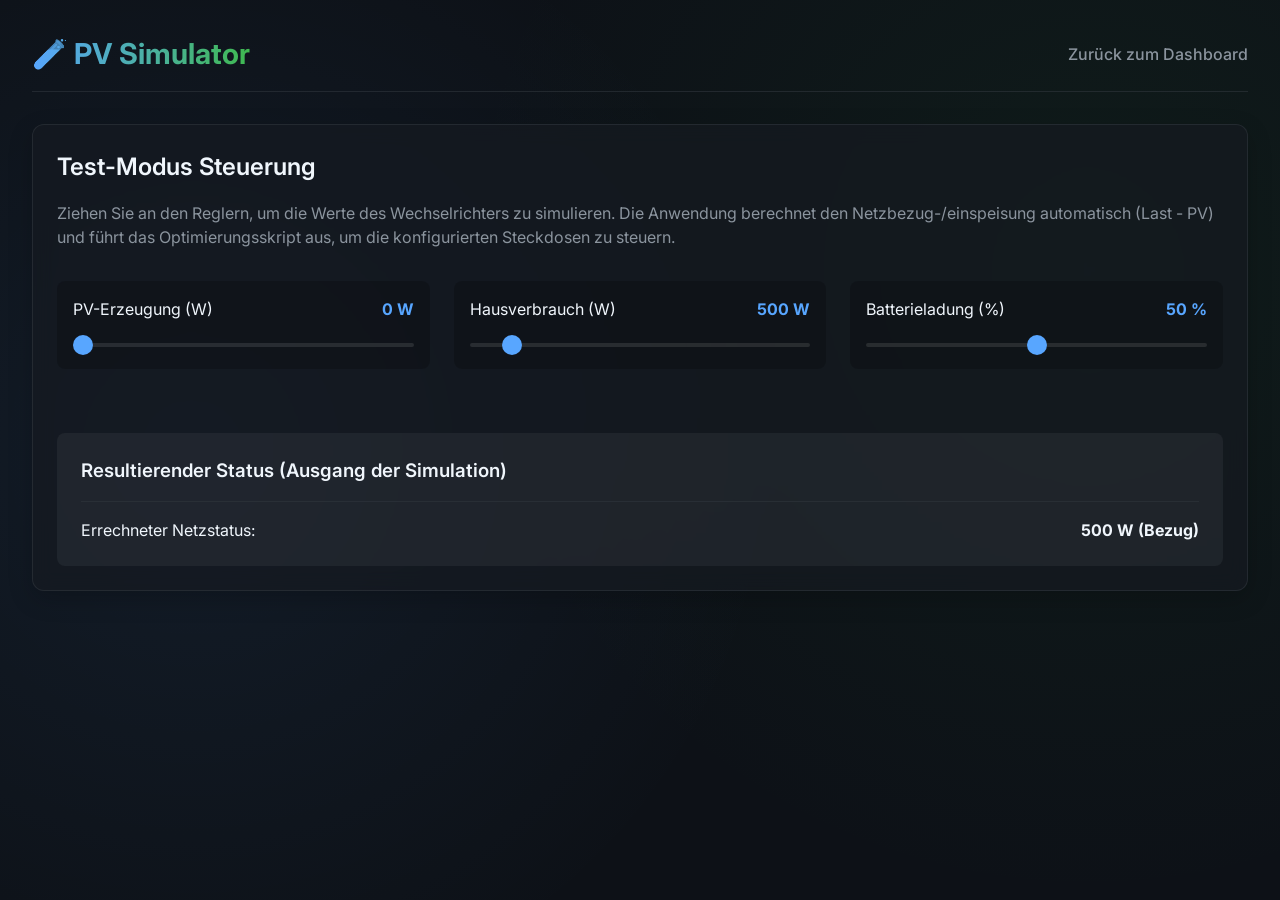
<file: static/test.html>
<!DOCTYPE html>
<html lang="de">

<head>
    <meta charset="UTF-8">
    <meta name="viewport" content="width=device-width, initial-scale=1.0">
    <title>PV Optimizer Simulator</title>
    <link rel="stylesheet" href="style.css">
    <link href="https://fonts.googleapis.com/css2?family=Inter:wght@400;500;600;700&display=swap" rel="stylesheet">
    <style>
        .slider-container {
            margin-bottom: 2rem;
            padding: 1rem;
            background: rgba(0, 0, 0, 0.2);
            border-radius: 8px;
        }

        .slider-header {
            display: flex;
            justify-content: space-between;
            margin-bottom: 0.5rem;
        }

        .val-text {
            font-weight: bold;
            color: var(--accent);
        }
    </style>
</head>

<body>
    <div class="header">
        <div class="brand">🧪 PV Simulator</div>
        <div class="nav-links">
            <a href="/">Zurück zum Dashboard</a>
        </div>
    </div>

    <div class="grid-dash">
        <div class="card" style="grid-column: 1 / -1;">
            <h2>Test-Modus Steuerung</h2>
            <p style="color:var(--text-secondary); margin-bottom: 2rem;">
                Ziehen Sie an den Reglern, um die Werte des Wechselrichters zu simulieren.
                Die Anwendung berechnet den Netzbezug-/einspeisung automatisch (Last - PV) und führt das
                Optimierungsskript aus, um die konfigurierten Steckdosen zu steuern.
            </p>

            <div class="grid-dash" style="grid-template-columns: repeat(auto-fit, minmax(300px, 1fr));">

                <div class="slider-container">
                    <div class="slider-header">
                        <label>PV-Erzeugung (W)</label>
                        <span id="pv-val" class="val-text green">0 W</span>
                    </div>
                    <input type="range" id="sim-pv" min="0" max="10000" step="10" value="0"
                        oninput="updateVal('pv', this.value)" onchange="sendMock()">
                </div>

                <div class="slider-container">
                    <div class="slider-header">
                        <label>Hausverbrauch (W)</label>
                        <span id="load-val" class="val-text red">500 W</span>
                    </div>
                    <input type="range" id="sim-load" min="0" max="5000" step="10" value="500"
                        oninput="updateVal('load', this.value)" onchange="sendMock()">
                </div>

                <div class="slider-container">
                    <div class="slider-header">
                        <label>Batterieladung (%)</label>
                        <span id="bat-val" class="val-text blue">50 %</span>
                    </div>
                    <input type="range" id="sim-bat" min="0" max="100" step="1" value="50"
                        oninput="updateVal('bat', this.value + '%')" onchange="sendMock()">
                </div>

            </div>

            <div style="background: rgba(255,255,255,0.05); padding: 1.5rem; border-radius: 8px; margin-top: 1rem;">
                <h3>Resultierender Status (Ausgang der Simulation)</h3>
                <div
                    style="display:flex; justify-content: space-between; margin-top: 1rem; border-top: 1px solid var(--border-color); padding-top: 1rem;">
                    <span>Errechneter Netzstatus:</span>
                    <strong><span id="calc-grid">500 W (Bezug)</span></strong>
                </div>
            </div>

            <div id="error-msg" style="color:var(--danger); margin-top:1rem; display:none;">
                Fehler: Die Anwendung muss mit --test gestartet werden, um diese Regler nutzen zu können.
            </div>

        </div>
    </div>

    <div id="toast" class="toast">Werte gesendet.</div>

    <script>
        function updateVal(id, val) {
            document.getElementById(`${id}-val`).textContent = typeof val === 'string' && val.includes('%') ? val : val + ' W';
            calcGrid();
        }

        function calcGrid() {
            const pv = parseInt(document.getElementById('sim-pv').value);
            const load = parseInt(document.getElementById('sim-load').value);
            const grid = load - pv;

            const gText = Math.abs(grid) + ' W (' + (grid > 0 ? 'Bezug' : (grid < 0 ? 'Einspeisung' : '-')) + ')';
            document.getElementById('calc-grid').textContent = gText;
            document.getElementById('calc-grid').className = grid > 0 ? 'red' : 'green';
        }

        async function sendMock() {
            const req = {
                pv_power: parseFloat(document.getElementById('sim-pv').value),
                load_power: parseFloat(document.getElementById('sim-load').value),
                battery_percent: parseFloat(document.getElementById('sim-bat').value)
            };

            try {
                const res = await fetch('/api/mock', {
                    method: 'POST',
                    headers: { 'Content-Type': 'application/json' },
                    body: JSON.stringify(req)
                });
                if (res.ok) {
                    showToast("Simulationswerte aktualisiert.");
                    document.getElementById('error-msg').style.display = 'none';
                } else {
                    document.getElementById('error-msg').style.display = 'block';
                }
            } catch (err) {
                document.getElementById('error-msg').style.display = 'block';
            }
        }

        function showToast(msg) {
            const t = document.getElementById('toast');
            t.textContent = msg;
            t.classList.add('show');
            setTimeout(() => t.classList.remove('show'), 3000);
        }

        calcGrid();
    </script>
</body>

</html>
</file>
<file: static/style.css>
:root {
    --bg-color: #0d1117;
    --card-bg: rgba(22, 27, 34, 0.7);
    --border-color: rgba(48, 54, 61, 0.6);
    --text-primary: #f0f6fc;
    --text-secondary: #8b949e;
    --accent: #58a6ff;
    --success: #2ea043;
    --danger: #da3633;
    --warning: #d29922;
    --font-family: 'Inter', -apple-system, BlinkMacSystemFont, "Segoe UI", Roboto, Helvetica, Arial, sans-serif;
}

* {
    box-sizing: border-box;
    margin: 0;
    padding: 0;
}

body {
    background-color: var(--bg-color);
    color: var(--text-primary);
    font-family: var(--font-family);
    line-height: 1.5;
    padding: 2rem;
    min-height: 100vh;
    background-image: radial-gradient(circle at 15% 50%, rgba(88, 166, 255, 0.08), transparent 50%), radial-gradient(circle at 85% 30%, rgba(46, 160, 67, 0.08), transparent 50%);
}

h1, h2, h3 {
    margin-bottom: 1rem;
    font-weight: 600;
}

.header {
    display: flex;
    justify-content: space-between;
    align-items: center;
    margin-bottom: 2rem;
    padding-bottom: 1rem;
    border-bottom: 1px solid var(--border-color);
}

.brand {
    font-size: 1.8rem;
    font-weight: 700;
    background: linear-gradient(90deg, #58a6ff, #3fb950);
    -webkit-background-clip: text;
    -webkit-text-fill-color: transparent;
}

.nav-links a {
    color: var(--text-secondary);
    text-decoration: none;
    margin-left: 1.5rem;
    font-weight: 500;
    transition: color 0.2s ease;
}

.nav-links a:hover, .nav-links a.active {
    color: var(--text-primary);
}

.grid-dash {
    display: grid;
    grid-template-columns: repeat(auto-fit, minmax(280px, 1fr));
    gap: 1.5rem;
    margin-bottom: 2rem;
}

.card {
    background: var(--card-bg);
    border: 1px solid var(--border-color);
    border-radius: 12px;
    padding: 1.5rem;
    backdrop-filter: blur(10px);
    -webkit-backdrop-filter: blur(10px);
    box-shadow: 0 8px 24px rgba(0,0,0,0.2);
    transition: transform 0.2s ease, box-shadow 0.2s ease;
}

.card:hover {
    transform: translateY(-2px);
    box-shadow: 0 12px 32px rgba(0,0,0,0.3);
}

.card-title {
    color: var(--text-secondary);
    font-size: 0.9rem;
    text-transform: uppercase;
    letter-spacing: 0.5px;
    margin-bottom: 0.5rem;
}

.card-value {
    font-size: 2.2rem;
    font-weight: 700;
}

.card-value.green { color: var(--success); }
.card-value.red { color: var(--danger); }
.card-value.blue { color: var(--accent); }
.card-value.yellow { color: var(--warning); }

.consumer-list {
    display: flex;
    flex-direction: column;
    gap: 1rem;
}

.consumer-item {
    background: rgba(255,255,255,0.03);
    border: 1px solid rgba(255,255,255,0.05);
    border-radius: 8px;
    padding: 1rem;
    display: flex;
    justify-content: space-between;
    align-items: center;
    transition: background 0.2s ease, border-color 0.2s ease;
}

.consumer-item.water-heater-item {
    background: rgba(210, 153, 34, 0.08);
    border: 1px solid rgba(210, 153, 34, 0.35);
    margin-bottom: 0.5rem;
}

.consumer-left-group {
    display: flex;
    align-items: center;
    gap: 0.5rem;
}

.prio-wrapper {
    display: flex;
    align-items: center;
    gap: 0.5rem;
    margin-right: 0.5rem;
}

.prio-controls {
    display: flex;
    flex-direction: column;
    gap: 2px;
}

.btn-prio {
    background: rgba(255, 255, 255, 0.08);
    border: 1px solid var(--border-color);
    color: var(--text-primary);
    border-radius: 4px;
    width: 24px;
    height: 18px;
    font-size: 0.65rem;
    display: flex;
    align-items: center;
    justify-content: center;
    cursor: pointer;
    line-height: 1;
    padding: 0;
    transition: all 0.15s ease;
}

.btn-prio:hover:not(:disabled) {
    background: var(--accent);
    color: #fff;
    border-color: var(--accent);
}

.btn-prio:disabled {
    opacity: 0.25;
    cursor: not-allowed;
}

.prio-badge {
    background: rgba(88, 166, 255, 0.15);
    color: var(--accent);
    border: 1px solid rgba(88, 166, 255, 0.3);
    border-radius: 6px;
    padding: 3px 8px;
    font-size: 0.75rem;
    font-weight: 700;
    letter-spacing: 0.5px;
    white-space: nowrap;
}

.prio-badge.fixed {
    background: rgba(210, 153, 34, 0.2);
    color: #e3b341;
    border: 1px solid rgba(210, 153, 34, 0.45);
    display: inline-flex;
    align-items: center;
    gap: 4px;
}

.consumer-info h4 {
    margin-bottom: 0.2rem;
    display: flex;
    align-items: center;
    gap: 0.5rem;
}

.status-dot {
    width: 8px;
    height: 8px;
    border-radius: 50%;
    display: inline-block;
}

.status-dot.online { background: var(--success); box-shadow: 0 0 8px var(--success); }
.status-dot.offline { background: var(--danger); box-shadow: 0 0 8px var(--danger); }

.consumer-meta {
    font-size: 0.85rem;
    color: var(--text-secondary);
}

.consumer-controls {
    display: flex;
    gap: 1rem;
    align-items: center;
}

.control-group {
    display: flex;
    flex-direction: column;
    align-items: center;
    gap: 0.3rem;
}

.control-label {
    font-size: 0.75rem;
    color: var(--text-secondary);
    text-transform: uppercase;
}

/* Switch styling */
.switch {
    position: relative;
    display: inline-block;
    width: 48px;
    height: 24px;
}

.switch input { 
    opacity: 0;
    width: 0;
    height: 0;
}

.slider {
    position: absolute;
    cursor: pointer;
    top: 0;
    left: 0;
    right: 0;
    bottom: 0;
    background-color: rgba(255,255,255,0.1);
    transition: .3s;
    border-radius: 24px;
    border: 1px solid var(--border-color);
}

.slider:before {
    position: absolute;
    content: "";
    height: 18px;
    width: 18px;
    left: 2px;
    bottom: 2px;
    background-color: var(--text-primary);
    transition: .3s;
    border-radius: 50%;
}

input:checked + .slider {
    background-color: var(--accent);
    border-color: var(--accent);
}

input:checked + .slider.green {
    background-color: var(--success);
    border-color: var(--success);
}

input:focus + .slider {
    box-shadow: 0 0 1px var(--accent);
}

input:checked + .slider:before {
    transform: translateX(24px);
}

input:disabled + .slider {
    opacity: 0.5;
    cursor: not-allowed;
}

.btn {
    background: rgba(255,255,255,0.1);
    color: var(--text-primary);
    border: 1px solid var(--border-color);
    padding: 0.6rem 1.2rem;
    border-radius: 6px;
    cursor: pointer;
    font-size: 0.9rem;
    font-weight: 500;
    transition: all 0.2s ease;
}

.btn:hover {
    background: rgba(255,255,255,0.15);
}

.btn.primary {
    background: var(--accent);
    color: #fff;
    border-color: var(--accent);
}

.btn.primary:hover {
    background: #408bef;
}

.form-group {
    margin-bottom: 1.5rem;
}

.form-group label {
    display: block;
    margin-bottom: 0.5rem;
    color: var(--text-secondary);
}

.form-control {
    width: 100%;
    padding: 0.8rem;
    background: rgba(0,0,0,0.2);
    border: 1px solid var(--border-color);
    border-radius: 6px;
    color: var(--text-primary);
    font-family: var(--font-family);
}

.form-control:focus {
    outline: none;
    border-color: var(--accent);
    box-shadow: 0 0 0 2px rgba(88, 166, 255, 0.3);
}

/* Range slider */
input[type=range] {
    -webkit-appearance: none;
    width: 100%;
    background: transparent;
}
input[type=range]::-webkit-slider-thumb {
    -webkit-appearance: none;
    height: 20px;
    width: 20px;
    border-radius: 50%;
    background: var(--accent);
    cursor: pointer;
    margin-top: -8px;
}
input[type=range]::-webkit-slider-runnable-track {
    width: 100%;
    height: 4px;
    cursor: pointer;
    background: rgba(255,255,255,0.1);
    border-radius: 2px;
}

.loader {
    border: 3px solid rgba(255,255,255,0.1);
    border-top: 3px solid var(--accent);
    border-radius: 50%;
    width: 24px;
    height: 24px;
    animation: spin 1s linear infinite;
    display: inline-block;
    vertical-align: middle;
    margin-left: 10px;
}

@keyframes spin {
    0% { transform: rotate(0deg); }
    100% { transform: rotate(360deg); }
}

.hidden {
    display: none !important;
}

.toast {
    position: fixed;
    bottom: 20px;
    right: 20px;
    background: var(--card-bg);
    border: 1px solid var(--border-color);
    padding: 1rem 1.5rem;
    border-radius: 8px;
    box-shadow: 0 10px 30px rgba(0,0,0,0.5);
    transform: translateY(100px);
    opacity: 0;
    transition: all 0.3s ease;
    z-index: 1000;
}

.toast.show {
    transform: translateY(0);
    opacity: 1;
}

.table {
    width: 100%;
    border-collapse: collapse;
}

.table th, .table td {
    padding: 1rem;
    text-align: left;
    border-bottom: 1px solid var(--border-color);
}

.table th {
    color: var(--text-secondary);
    font-weight: 500;
}

.auth-pill {
    display: inline-flex;
    align-items: center;
    gap: 6px;
    font-size: 0.78rem;
    padding: 3px 10px;
    border-radius: 12px;
    font-weight: 500;
    margin-right: 0.5rem;
}

.auth-pill.local {
    background: rgba(46, 160, 67, 0.15);
    color: #3fb950;
    border: 1px solid rgba(46, 160, 67, 0.35);
}

.auth-pill.remote {
    background: rgba(88, 166, 255, 0.15);
    color: #58a6ff;
    border: 1px solid rgba(88, 166, 255, 0.35);
}

@media (max-width: 768px) {
    body { padding: 1rem; }
    .header { flex-direction: column; align-items: flex-start; gap: 1rem; }
    .nav-links a { margin-left: 0; margin-right: 1.5rem; }
    .consumer-item { flex-direction: column; align-items: flex-start; gap: 1rem; }
    .consumer-controls { width: 100%; justify-content: flex-end; }
}
</file>
